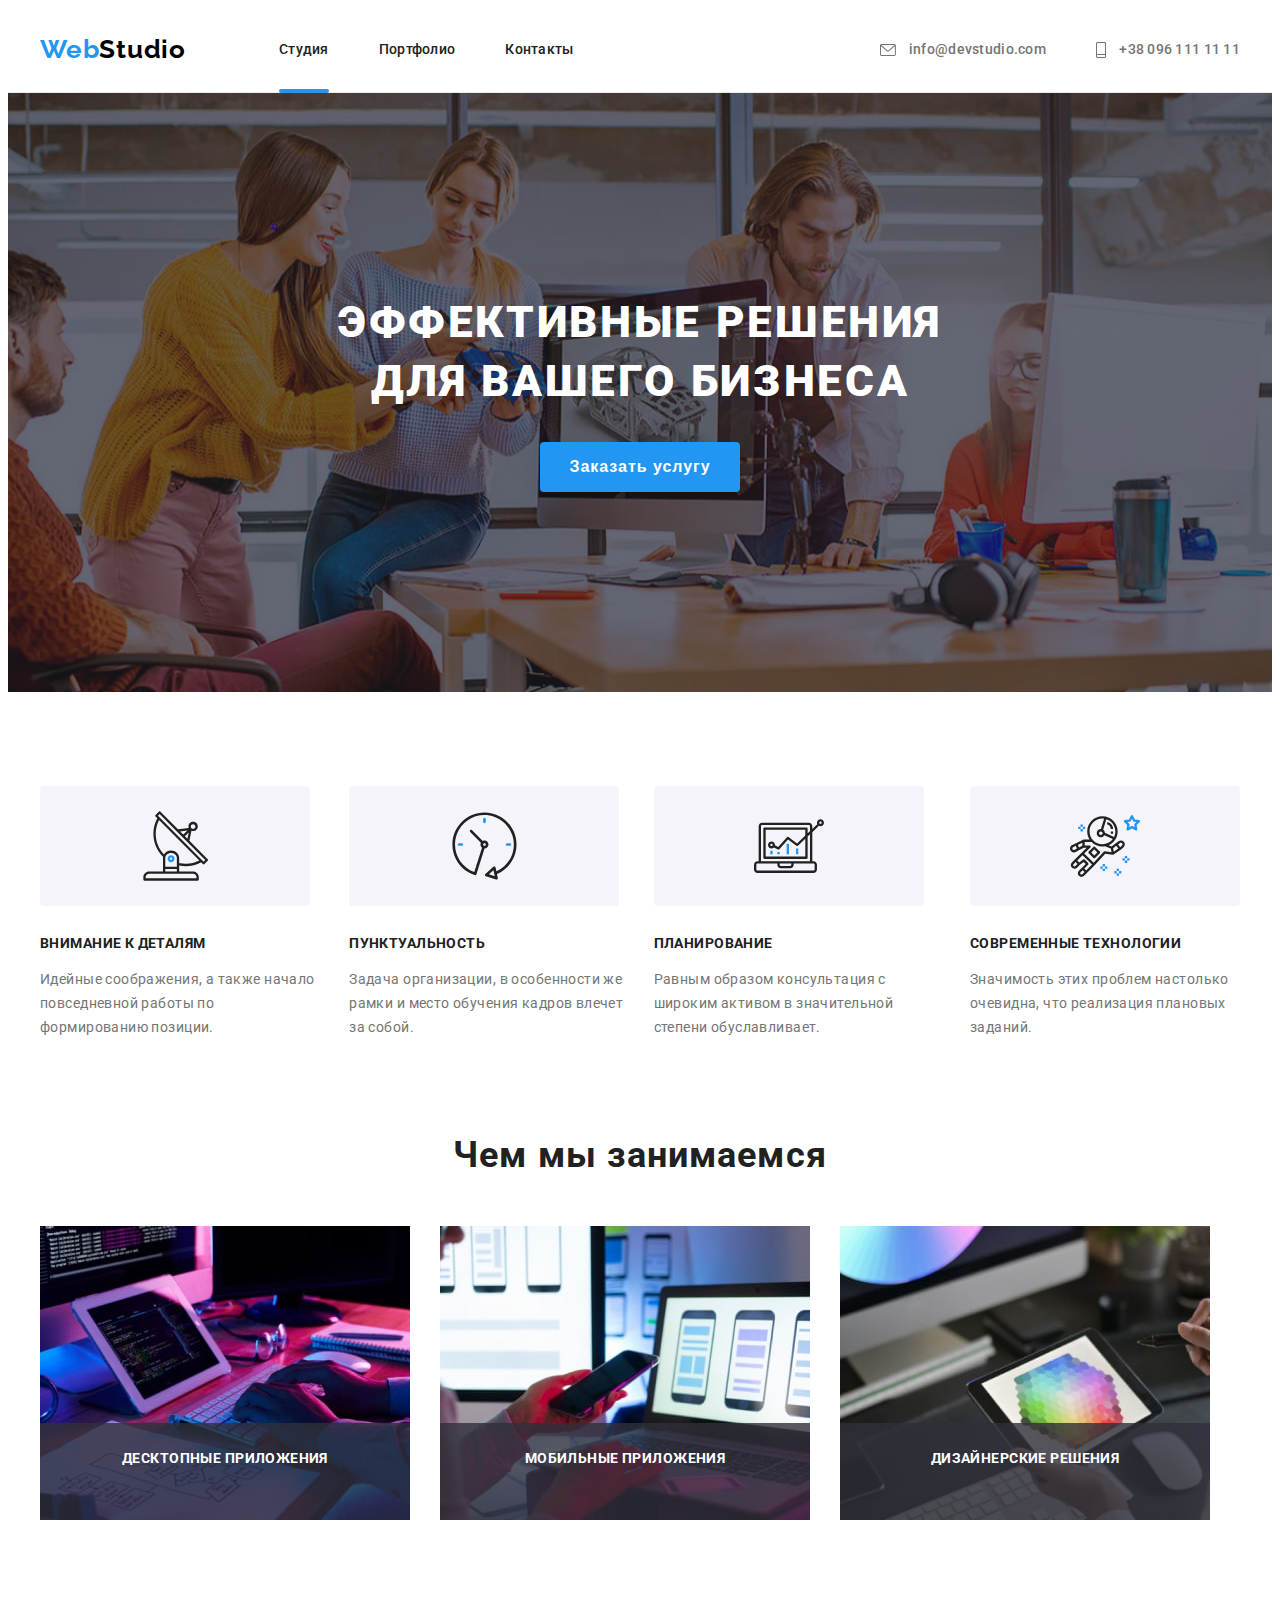
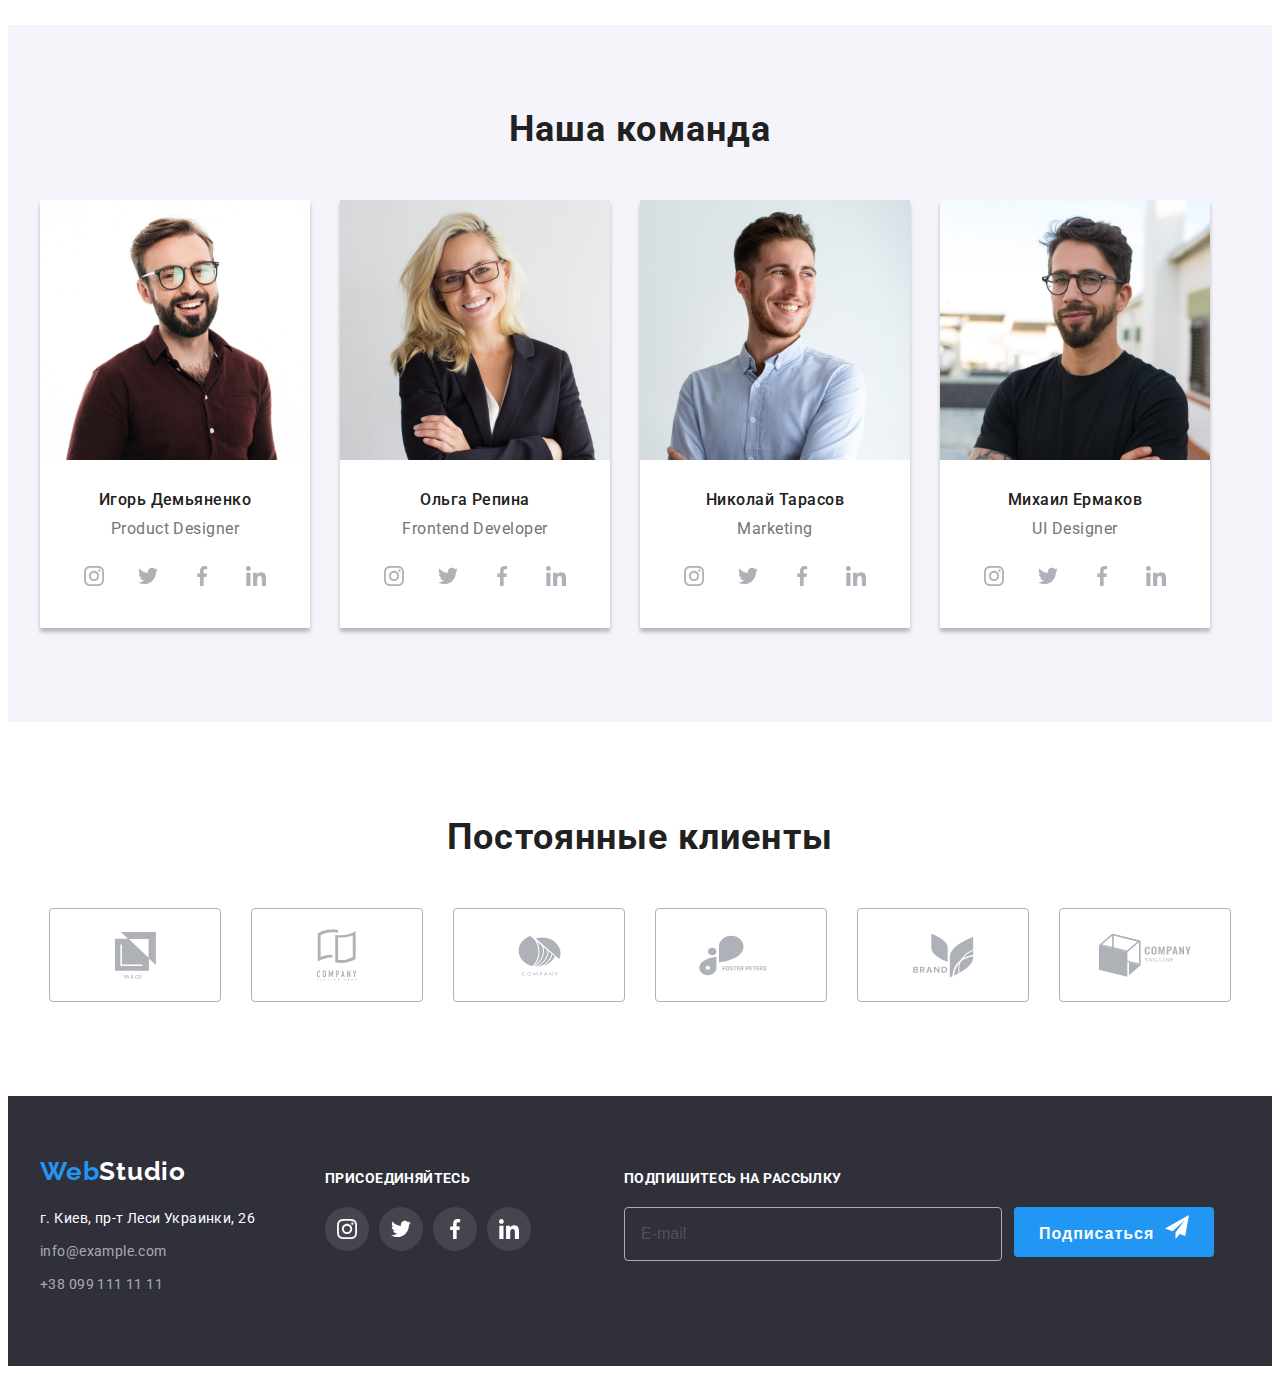
<file: index.html>
<!DOCTYPE html>
<html lang="ru">

<head>
    <meta charset="UTF-8">
    <meta http-equiv="X-UA-Compatible" content="IE=edge">
    <meta name="viewport" content="width=device-width, initial-scale=1.0">
    <title>Document</title>
    <link rel="stylesheet" href="https://cdnjs.cloudflare.com/ajax/libs/modern-normalize/1.1.0/modern-normalize.min.css"
        integrity="sha512-wpPYUAdjBVSE4KJnH1VR1HeZfpl1ub8YT/NKx4PuQ5NmX2tKuGu6U/JRp5y+Y8XG2tV+wKQpNHVUX03MfMFn9Q=="
        crossorigin="anonymous" referrerpolicy="no-referrer" />
    <link rel="preconnect" href="https://fonts.googleapis.com">
    <link rel="preconnect" href="https://fonts.gstatic.com" crossorigin>
    <link
        href="https://fonts.googleapis.com/css2?family=Raleway:wght@700&family=Roboto:wght@400;500;700;900&display=swap"
        rel="stylesheet">
    <link rel="stylesheet" href="https://cdnjs.cloudflare.com/ajax/libs/animate.css/4.1.1/animate.min.css" />
    <link rel="stylesheet" href="./css/styles.css" />
</head>

<body>
    <!-- Шапка сайта -->
    <header class="header">
        <div class="container">
            <nav class="header-navigation">
                <a href="./index.html" class="header-logo link animate__animated animate__fadeInLeft">Web<span
                        class="header-logo-part">Studio</span></a>
                <ul class="header-list list">
                    <li class="header-item">
                        <a class="header-link link current" href="./index.html">Студия</a>
                    </li>
                    <li class="header-item">
                        <a class="header-link link" href="./portfolio.html">Портфолио</a>
                    </li>
                    <li class="header-item">
                        <a class="header-link link" href="">Контакты</a>
                    </li>
                </ul>
            </nav>
            <div class="header-right link">
                <a class="header-mail link" href="mailto:info@devstudio.com">
                    <svg class="header-icon" width="16" height="12">
                        <use href="./images/icons.svg#icon-envelope"></use>
                    </svg>
                    info@devstudio.com</a>
                <a class="header-tel link" href="tel:+380961111111">
                    <svg class="header-icon" width="10" height="16">
                        <use href="./images/icons.svg#icon-tel"></use>
                    </svg>
                    +38 096 111 11 11</a>
            </div>
        </div>
    </header>
    <!-- Герой -->
    <main>
        <section class="hero">
            <div class="container">
                <h1 class="hero-title">Эффективные решения <br> для вашего бизнеса</h1>
                <button type="button" class="hero-button" data-modal-open>Заказать услугу</button>
            </div>
        </section>
        <!-- Особенности -->
        <section class="peculiarities">
            <div class="container">
                <h2 class="peculiarities-main-title visually-hidden">Наши особенности</h2>
                <ul class="peculiarities-list list">
                    <li class="peculiarities-item">
                        <div class="peculiarities-fone-img">
                            <svg class="peculiarities-icon" width="65" height="70">
                                <use href="./images/icons.svg#icon-antena"></use>
                            </svg>
                        </div>
                        <h3 class="peculiarities-secondary-title">Внимание к деталям</h3>
                        <p class="peculiarities-text">Идейные соображения, а также начало повседневной работы по
                            формированию позиции.</p>
                    </li>
                    <li class="peculiarities-item">
                        <div class="peculiarities-fone-img">
                            <svg class="peculiarities-icon" width="67" height="70">
                                <use href="./images/icons.svg#icon-clock"></use>
                            </svg>
                        </div>
                        <h3 class="peculiarities-secondary-title">Пунктуальность</h3>
                        <p class="peculiarities-text">Задача организации, в особенности же рамки и место обучения кадров
                            влечет за собой.</p>
                    </li>
                    <li class="peculiarities-item">
                        <div class="peculiarities-fone-img">
                            <svg class="peculiarities-icon" width="70" height="70">
                                <use href="./images/icons.svg#icon-diagram"></use>
                            </svg>
                        </div>
                        <h3 class="peculiarities-secondary-title">Планирование</h3>
                        <p class="peculiarities-text">Равным образом консультация с широким активом в значительной
                            степени обуславливает.</p>
                    </li>
                    <li class="peculiarities-item">
                        <div class="peculiarities-fone-img">
                            <svg class="peculiarities-icon" width="70" height="70">
                                <use href="./images/icons.svg#icon-astronaut"></use>
                            </svg>
                        </div>
                        <h3 class="peculiarities-secondary-title">Современные технологии</h3>
                        <p class="peculiarities-text">Значимость этих проблем настолько очевидна, что реализация
                            плановых заданий.</p>
                    </li>
                </ul>
            </div>
        </section>
        <!-- Наше направление -->
        <section class="activities">
            <div class="container">
                <h2 class="activities-title">Чем мы занимаемся</h2>
                <ul class="activities-list list">
                    <li class="activities-item">
                        <div class="activities-information">
                            <a href="" class="activities-link"><img src="./images/box/box-1.jpg"
                                    alt="Человек набирает код" width="370" height="294"></a>
                            <p class="activities-link-text">Десктопные приложения</p>
                        </div>
                    </li>
                    <li class="activities-item">
                        <div class="activities-information">
                            <a href="" class="activities-link"><img src="./images/box/box-2.jpg"
                                    alt="Человек тестирует телефон" width="370" height="294"></a>
                            <p class="activities-link-text">Мобильные приложения</p>
                        </div>
                    </li>
                    <li class="activities-item">
                        <div class="activities-information">
                            <a href="" class="activities-link"><img src="./images/box/box-3.jpg"
                                    alt="Человек проверяет диаграмму на планшете" width="370" height="294"></a>
                            <p class="activities-link-text">Дизайнерские решения</p>
                        </div>
                    </li>
                </ul>
            </div>
        </section>
        <!-- Команда -->
        <section class="team">
            <div class="container">
                <h2 class="team-main-title">Наша команда</h2>
                <ul class="team-list list">
                    <li class="team-item">
                        <img src="./images/team/igor.jpg" alt="Мужчина в очках" class="team-foto" width="270"
                            height="260">
                        <div class="team-one-text">
                            <h3 class="team-secondary-title">Игорь Демьяненко</h3>
                            <p lang="en" class="team-text">Product Designer</p>
                            <ul class="team-socials list socials-list">
                                <li class="socials-item link">
                                    <a href="" class="socials-link" rel="noopener noreferrer nofollow" target="_blank">
                                        <svg class="socials-icon" width="20" height="20">
                                            <use href="./images/icons.svg#icon-instagram"></use>
                                        </svg>
                                    </a>
                                </li>
                                <li class="socials-item link">
                                    <a href="" class="socials-link" rel="noopener noreferrer nofollow" target="_blank">
                                        <svg class="socials-icon" width="20" height="20">
                                            <use href="./images/icons.svg#icon-twitter"></use>
                                        </svg>
                                    </a>
                                </li>
                                <li class="socials-item link">
                                    <a href="" class="socials-link" rel="noopener noreferrer nofollow" target="_blank">
                                        <svg class="socials-icon" width="20" height="20">
                                            <use href="./images/icons.svg#icon-facebook"></use>
                                        </svg>
                                    </a>
                                </li>
                                <li class="socials-item link ">
                                    <a href="" class="socials-link" rel="noopener noreferrer nofollow" target="_blank">
                                        <svg class="socials-icon" width="20" height="20">
                                            <use href="./images/icons.svg#icon-linkedin"></use>
                                        </svg>
                                    </a>
                                </li>
                            </ul>
                        </div>
                    </li>
                    <li class="team-item">
                        <img src="./images/team/olga.jpg" alt="Девушка в очках" class="team-foto" width="270"
                            height="260">
                        <div class="team-one-text">
                            <h3 class="team-secondary-title">Ольга Репина</h3>
                            <p lang="en" class="team-text">Frontend Developer</p>
                            <ul class="team-socials list socials-list">
                                <li class="socials-item link">
                                    <a href="" class="socials-link">
                                        <svg class="socials-icon" width="20" height="20">
                                            <use href="./images/icons.svg#icon-instagram"></use>
                                        </svg>
                                    </a>
                                </li>
                                <li class="socials-item link">
                                    <a href="" class="socials-link" rel="noopener noreferrer nofollow" target="_blank">
                                        <svg class="socials-icon" width="20" height="20">
                                            <use href="./images/icons.svg#icon-twitter"></use>
                                        </svg>
                                    </a>
                                </li>
                                <li class="socials-item link">
                                    <a href="" class="socials-link" rel="noopener noreferrer nofollow" target="_blank">
                                        <svg class="socials-icon" width="20" height="20">
                                            <use href="./images/icons.svg#icon-facebook"></use>
                                        </svg>
                                    </a>
                                </li>
                                <li class="socials-item link">
                                    <a href="" class="socials-link" rel="noopener noreferrer nofollow" target="_blank">
                                        <svg class="socials-icon" width="20" height="20">
                                            <use href="./images/icons.svg#icon-linkedin"></use>
                                        </svg>
                                    </a>
                                </li>
                            </ul>
                        </div>
                    </li>
                    <li class="team-item">
                        <img src="./images/team/nikolay.jpg" alt="Мужчина в рубашке" class="team-foto" width="270"
                            height="260">
                        <div class="team-one-text">
                            <h3 class="team-secondary-title">Николай Тарасов</h3>
                            <p lang="en" class="team-text">Marketing</p>
                            <ul class="team-socials list socials-list">
                                <li class="socials-item link">
                                    <a href="" class="socials-link" rel="noopener noreferrer nofollow" target="_blank">
                                        <svg class="socials-icon" width="20" height="20">
                                            <use href="./images/icons.svg#icon-instagram"></use>
                                        </svg>
                                    </a>
                                </li>
                                <li class="socials-item link">
                                    <a href="" class="socials-link" rel="noopener noreferrer nofollow" target="_blank">
                                        <svg class="socials-icon" width="20" height="20">
                                            <use href="./images/icons.svg#icon-twitter"></use>
                                        </svg>
                                    </a>
                                </li>
                                <li class="socials-item link">
                                    <a href="" class="socials-link" rel="noopener noreferrer nofollow" target="_blank">
                                        <svg class="socials-icon" width="20" height="20">
                                            <use href="./images/icons.svg#icon-facebook"></use>
                                        </svg>
                                    </a>
                                </li>
                                <li class="socials-item link">
                                    <a href="" class="socials-link" rel="noopener noreferrer nofollow" target="_blank">
                                        <svg class="socials-icon" width="20" height="20">
                                            <use href="./images/icons.svg#icon-linkedin"></use>
                                        </svg>
                                    </a>
                                </li>
                            </ul>
                        </div>
                    </li>
                    <li class="team-item">
                        <img src="./images/team/michael.jpg" alt="Мужчина в футболке" class="team-foto" width="270"
                            height="260">
                        <div class="team-one-text">
                            <h3 class="team-secondary-title">Михаил Ермаков</h3>
                            <p lang="en" class="team-text">UI Designer</p>
                            <ul class="team-socials list socials-list">
                                <li class="socials-item link">
                                    <a href="" class="socials-link" rel="noopener noreferrer nofollow" target="_blank">
                                        <svg class="socials-icon" width="20" height="20">
                                            <use href="./images/icons.svg#icon-instagram"></use>
                                        </svg>
                                    </a>
                                </li>
                                <li class="socials-item link">
                                    <a href="" class="socials-link" rel="noopener noreferrer nofollow" target="_blank">
                                        <svg class="socials-icon" width="20" height="20">
                                            <use href="./images/icons.svg#icon-twitter"></use>
                                        </svg>
                                    </a>
                                </li>
                                <li class="socials-item link">
                                    <a href="" class="socials-link" rel="noopener noreferrer nofollow" target="_blank">
                                        <svg class="socials-icon" width="20" height="20">
                                            <use href="./images/icons.svg#icon-facebook"></use>
                                        </svg>
                                    </a>
                                </li>
                                <li class="socials-item link">
                                    <a href="" class="socials-link" rel="noopener noreferrer nofollow" target="_blank">
                                        <svg class="socials-icon" width="20" height="20">
                                            <use href="./images/icons.svg#icon-linkedin"></use>
                                        </svg>
                                    </a>
                                </li>
                            </ul>
                        </div>
                    </li>
                </ul>
            </div>
        </section>
        <!-- Наши клиенты -->
        <section class="client">
            <div class="container">
                <h2 class="client-main-title">Постоянные клиенты</h2>
                <ul class="client-list list">
                    <li class="client-item link">
                        <a href="" class="client-link">
                            <svg class="client-logo" width="41" height="47">
                                <use href="./images/icons.svg#icon-ya"></use>
                            </svg>
                        </a>
                    </li>
                    <li class="client-item link">
                        <a href="" class="client-link">
                            <svg class="client-logo" width="40" height="52">
                                <use href="./images/icons.svg#icon-company-tagline"></use>
                            </svg>
                        </a>
                    </li>
                    <li class="client-item link">
                        <a href="" class="client-link">
                            <svg class="client-logo" width="43" height="41">
                                <use href="./images/icons.svg#icon-company"></use>
                            </svg>
                        </a>
                    </li>
                    <li class="client-item link">
                        <a href="" class="client-link">
                            <svg class="client-logo" width="84" height="41">
                                <use href="./images/icons.svg#icon-foster-peters"></use>
                            </svg>
                        </a>
                    </li>
                    <li class="client-item link">
                        <a href="" class="client-link">
                            <svg class="client-logo" width="63" height="45">
                                <use href="./images/icons.svg#icon-brand"></use>
                            </svg>
                        </a>
                    </li>
                    <li class="client-item link">
                        <a href="" class="client-link">
                            <svg class="client-logo" width="94" height="44">
                                <use href="./images/icons.svg#icon-company-tag"></use>
                            </svg>
                        </a>
                    </li>
                </ul>
            </div>
        </section>
    </main>
    <!-- Контакты -->
    <footer class="footer">
        <div class="container">
            <div class="footer-information">
                <div class="footer-address">
                    <a href="./index.html" class="footer-logo link">Web<span class="footer-logo-part">Studio</span></a>
                    <address class="contact-address">
                        <ul class="contact-address-list list">
                            <li class="contact-address-item">
                                <a href="" class="contact-address-map link">г. Киев, пр-т Леси Украинки, 26</a>
                            </li>
                            <li class="contact-address-item">
                                <a href="mailto:info@example.com" class="contact-address-mail link">info@example.com</a>
                            </li>
                            <li class="contact-address-item">
                                <a href="tel:+380991111111" class="contact-address-tel link">+38 099 111 11 11</a>
                            </li>
                        </ul>
                    </address>
                </div>
                <div class="footer-title-icon">
                    <b class="footer-title">присоединяйтесь</b>
                    <ul class="footer-socials list footer-socials-list">
                        <li class="footer-socials-item link">
                            <a href="" class="footer-socials-link" rel="noopener noreferrer nofollow" target="_blank">
                                <svg class="footer-socials-icon" width="20" height="20">
                                    <use href="./images/icons.svg#icon-instagram"></use>
                                </svg>
                            </a>
                        </li>
                        <li class="footer-socials-item link">
                            <a href="" class="footer-socials-link" rel="noopener noreferrer nofollow" target="_blank">
                                <svg class="footer-socials-icon" width="20" height="20">
                                    <use href="./images/icons.svg#icon-twitter"></use>
                                </svg>
                            </a>
                        </li>
                        <li class="footer-socials-item link">
                            <a href="" class="footer-socials-link" rel="noopener noreferrer nofollow" target="_blank">
                                <svg class="footer-socials-icon" width="20" height="20">
                                    <use href="./images/icons.svg#icon-facebook"></use>
                                </svg>
                            </a>
                        </li>
                        <li class="footer-socials-item link">
                            <a href="" class="footer-socials-link" rel="noopener noreferrer nofollow" target="_blank">
                                <svg class="footer-socials-icon" width="20" height="20">
                                    <use href="./images/icons.svg#icon-linkedin"></use>
                                </svg>
                            </a>
                        </li>
                    </ul>
                </div>
                <div class="footer-title-subscription-block">
                    <b class="footer-title-subscription">Подпишитесь на рассылку </b>
                    <form action="#" class="subscription-form">
                        <input type="email" name="online-email" placeholder="E-mail" class="online-input">
                        <button type="submit" class="btn subscription-btn">Подписаться&nbsp;
                            <svg class="footer-subscription-icon" width="24" height="24">
                                <use href="./images/icons.svg#icon-icon-send-color"></use>
                            </svg>
                        </button>
                    </form>
                </div>
            </div>
        </div>
    </footer>
    <div class="backdrop is-hidden" data-modal>
        <div class="modal">
            <button type="button" class="close-btn" data-modal-close>
                <svg class="" width="11" height="11">
                    <use href="./images/icons.svg#icon-cross"></use>
                </svg>
            </button>
            <form action="#" class="modal-form">
                <p class="modal-title">Оставьте свои данные, мы вам перезвоним</p>
                <label class="modal-form-label">
                    Имя
                    <span class="modal-form-field">
                        <input type="text" class="modal-form-input" name="modal-name" minlength="2" required>
                        <svg class="modal-form-icon" width="18" height="18">
                            <use href="./images/icons.svg#icon-person-black"></use>
                        </svg>
                    </span>
                </label>
                <label class="modal-form-label">
                    Телефон
                    <span class="modal-form-field">
                        <input type="tel" class="modal-form-input" name="modal-tel"
                            pattern="[0-9]{3}-[0-9]{3}-[0-9]{2}-[0-9]{2}" title="067-000-00-00" required>
                        <svg class="modal-form-icon" width="18" height="18">
                            <use href="./images/icons.svg#icon-phone-black"></use>
                        </svg>
                    </span>
                </label>
                <label class="modal-form-label">
                    Почта
                    <span class="modal-form-field">
                        <input type="email" class="modal-form-input" name="modal-email">
                        <svg class="modal-form-icon" width="18" height="18">
                            <use href="./images/icons.svg#icon-email-black"></use>
                        </svg>
                    </span>
                </label>
                <label class="modal-form-label">
                    Комментарий
                    <textarea name="modal-message" class="modal-form-message" placeholder="Введите текст"></textarea>
                </label>
                <input type="checkbox" class="modal-form-checkbox visually-hidden" id="accept-policy">
                <label for="accept-policy" class="modal-form-checkbox-label">Соглашаюсь с рассылкой и принимаю&nbsp;<a
                        href="" class="modal-form-label-link">Условия договора</a> </label>
                <button type="submit" class="modal-form-btn">Отправить</button>
            </form>
        </div>
    </div>
    <script src="./js/modal.js"></script>
</body>
</html>
</file>
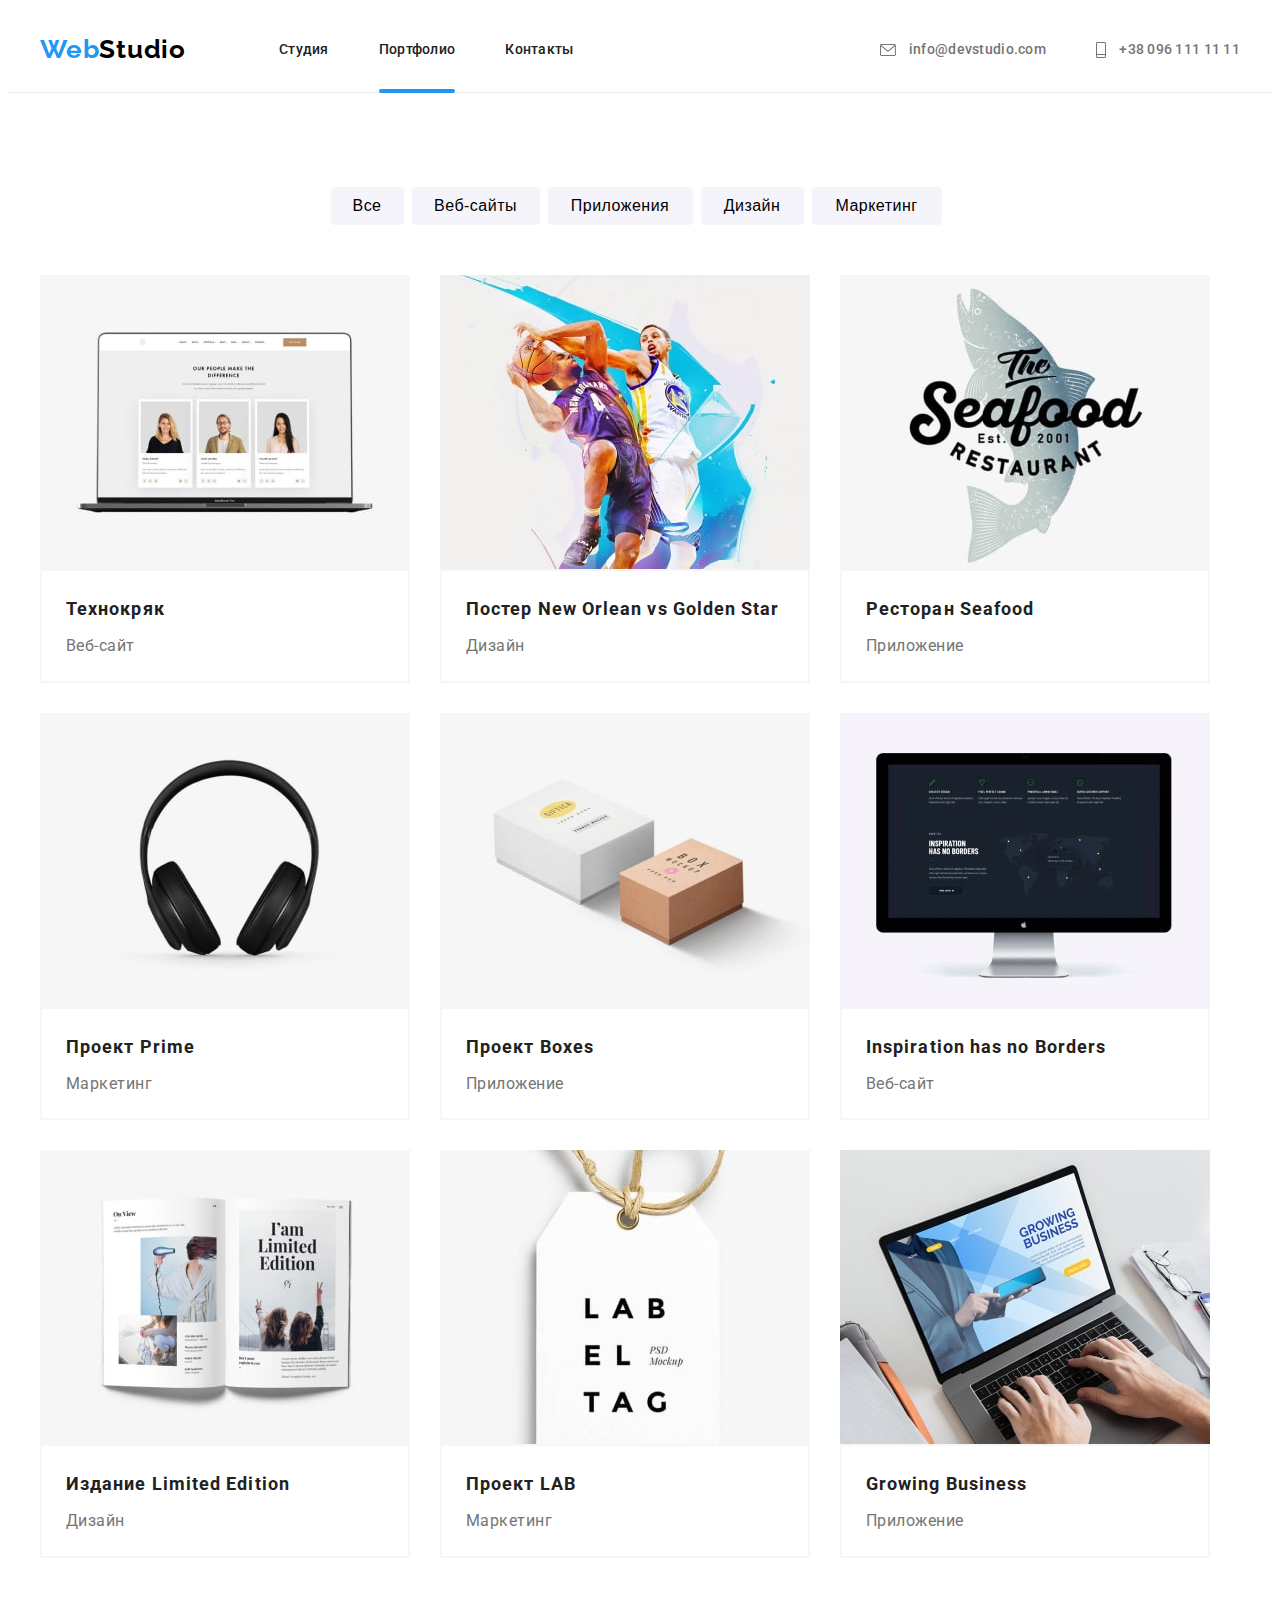
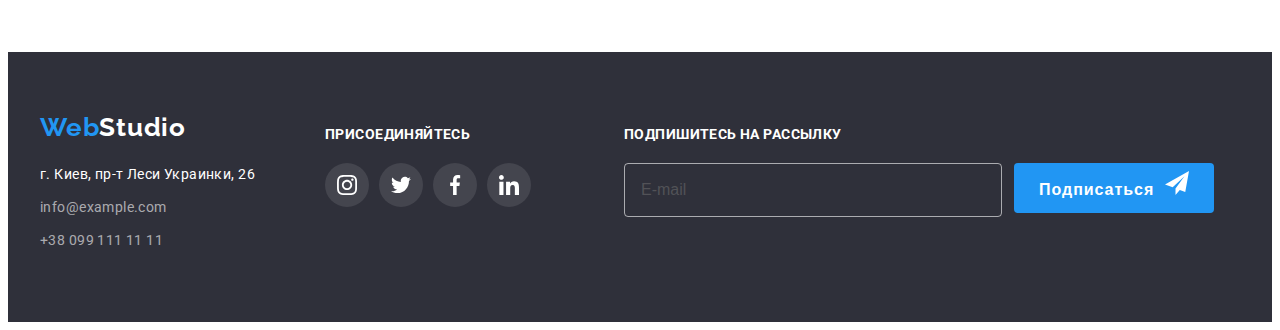
<file: portfolio.html>
<!DOCTYPE html>
<html lang="ru">

<head>
    <meta charset="UTF-8">
    <meta http-equiv="X-UA-Compatible" content="IE=edge">
    <meta name="viewport" content="width=device-width, initial-scale=1.0">
    <title>Document</title>
    <link rel="stylesheet" href="https://cdnjs.cloudflare.com/ajax/libs/modern-normalize/1.1.0/modern-normalize.min.css"
        integrity="sha512-wpPYUAdjBVSE4KJnH1VR1HeZfpl1ub8YT/NKx4PuQ5NmX2tKuGu6U/JRp5y+Y8XG2tV+wKQpNHVUX03MfMFn9Q=="
        crossorigin="anonymous" referrerpolicy="no-referrer" />
    <link rel="preconnect" href="https://fonts.googleapis.com">
    <link rel="preconnect" href="https://fonts.gstatic.com" crossorigin>
    <link
        href="https://fonts.googleapis.com/css2?family=Raleway:wght@700&family=Roboto:wght@400;500;700;900&display=swap"
        rel="stylesheet">
    <link rel="stylesheet" href="https://cdnjs.cloudflare.com/ajax/libs/animate.css/4.1.1/animate.min.css" />
    <link rel="stylesheet" href="./css/styles.css" />
</head>

<body>
    <!-- Шапка сайта -->
    <header class="header">
        <div class="container">
            <nav class="header-navigation">
                <a href="./index.html" class="header-logo link animate__animated animate__fadeInLeft">Web<span
                        class="header-logo-part">Studio</span></a>
                <ul class="header-list list">
                    <li class="header-item">
                        <a class="header-link link" href="./index.html">Студия</a>
                    </li>
                    <li class="header-item current">
                        <a class="header-link link" href="./portfolio.html">Портфолио</a>
                    </li>
                    <li class="header-item">
                        <a class="header-link link" href="">Контакты</a>
                    </li>
                </ul>
            </nav>
            <div class="header-right link">
                <a class="header-mail link" href="mailto:info@devstudio.com">
                    <svg class="header-icon" width="16" height="12">
                        <use href="./images/icons.svg#icon-envelope"></use>
                    </svg>
                    info@devstudio.com</a>
                <a class="header-tel link" href="tel:+380961111111">
                    <svg class="header-icon" width="10" height="16">
                        <use href="./images/icons.svg#icon-tel"></use>
                    </svg>
                    +38 096 111 11 11</a>
            </div>
        </div>
    </header>
    <!-- Кнопки фильтров -->
    <main>
        <section class="projects">
            <div class="container">
                <h1 class="button-projects-title visually-hidden">Наши проекты</h1>
                <ul class="button-projects-list list">
                    <li><button type="button" class="button-projects-btn button-all">Все</button></li>
                    <li><button type="button" class="button-projects-btn button-web">Веб-сайты</button></li>
                    <li><button type="button" class="button-projects-btn button-app">Приложения</button></li>
                    <li><button type="button" class="button-projects-btn button-dis">Дизайн</button></li>
                    <li><button type="button" class="button-projects-btn button-mark">Маркетинг</button></li>
                </ul>
                <ul class="projects-list list">
                    <li class="projects-item">
                        <a href="#" class="projects-link link">
                        <div class="card-overlay">
                           <img src="./images/portfolio/computer.jpg" alt="Фото людей на экране" class="projects-foto" width="370"
                                    height="294">
                                <p class="overlay">Технокряк это современная площадка распространения коронавируса.
                                    Компании используют эту платформу для цифрового
                                    шпионажа и атак на защищённые сервера конкурентов.</p>
                        </div>
                        <div class="projects-card">
                            <h2 class="projects-title">Технокряк</h2>
                            <p class="projects-text">Веб-сайт</p>
                        </div>
                        </a>
                    </li>
                    <li class="projects-item">
                        <a href="#" class="projects-link link">
                        <div class="card-overlay">
                                <img src="./images/portfolio/orlean.jpg" alt="Спортсмены играют в баскетбол" class="projects-foto"
                                    width="370" height="294">
                                <p class="overlay">Технокряк это современная площадка распространения коронавируса.
                                    Компании используют эту платформу
                                    для цифрового
                                    шпионажа и атак на защищённые сервера конкурентов.</p>
                        </div>
                        <div class="projects-card">
                            <h2 class="projects-title">Постер <span lang="en">New Orlean vs Golden Star</span></h2>
                            <p class="projects-text">Дизайн</p>
                        </div>
                        </a>
                    </li>
                    <li class="projects-item">
                        <a href="#" class="projects-link link">
                        <div class="card-overlay">
                                <img src="./images/portfolio/seafood.jpg"
                                    alt="Постер с названием" class="projects-foto" width="370" height="294">
                                <p class="overlay">Технокряк это современная площадка распространения коронавируса.
                                    Компании используют эту платформу
                                    для цифрового
                                    шпионажа и атак на защищённые сервера конкурентов.</p>
                        </div>
                        <div class="projects-card">
                            <h2 class="projects-title">Ресторан <span lang="en">Seafood</span></h2>
                            <p class="projects-text">Приложение</p>
                        </div>
                        </a>
                    </li>
                    <li class="projects-item">
                        <a href="#" class="projects-link link">
                        <div class="card-overlay">
                                <img src="./images/portfolio/prime.jpg" alt="Наушники"
                                    class="projects-foto" width="370" height="294">
                                <p class="overlay">Технокряк это современная площадка распространения коронавируса.
                                    Компании используют эту платформу
                                    для цифрового
                                    шпионажа и атак на защищённые сервера конкурентов.</p>
                        </div>
                        <div class="projects-card">
                            <h2 class="projects-title">Проект <span lang="en">Prime</span></h2>
                            <p class="projects-text">Маркетинг</p>
                        </div>
                        </a>
                    </li>
                    <li class="projects-item">
                        <a href="#" class="projects-link link">
                        <div class="card-overlay">
                                <img src="./images/portfolio/box.jpg"
                                    alt="Картонные коробки" class="projects-foto" width="370" height="294">
                                <p class="overlay">Технокряк это современная площадка распространения коронавируса.
                                    Компании используют эту платформу
                                    для цифрового
                                    шпионажа и атак на защищённые сервера конкурентов.</p>
                        </div>
                        <div class="projects-card">
                            <h2 class="projects-title">Проект <span lang="en">Boxes</span></h2>
                            <p class="projects-text">Приложение</p>
                         </div>
                        </a>
                    </li>
                    <li class="projects-item">
                        <a href="" class="projects-link link">
                        <div class="card-overlay">
                                <img src="./images/portfolio/borders.jpg" alt=""
                                    width="370" class="projects-foto" height="294">
                                <p class="overlay">Технокряк это современная площадка распространения коронавируса.
                                    Компании используют эту платформу
                                    для цифрового
                                    шпионажа и атак на защищённые сервера конкурентов.</p>
                        </div>
                        <div class="projects-card">
                            <h2 lang="en" class="projects-title">Inspiration has no Borders</h2>
                            <p class="projects-text">Веб-сайт</p>
                        </div>
                        </a>
                    </li>
                    <li class="projects-item">
                        <a href="#" class="projects-link link">
                        <div class="card-overlay">
                                <img src="./images/portfolio/dis.jpg"
                                    alt="Женнский журнал" class="projects-foto" width="370" height="294">
                                <p class="overlay">Технокряк это современная площадка распространения коронавируса.
                                    Компании используют эту платформу
                                    для цифрового
                                    шпионажа и атак на защищённые сервера конкурентов.</p>
                        </div>
                        <div class="projects-card">
                            <h2 class="projects-title">Издание <span lang="en">Limited Edition</span></h2>
                            <p class="projects-text">Дизайн</p>
                        </div>
                        </a>
                    </li>
                    <li class="projects-item">
                        <a href="#" class="projects-link link">
                        <div class="card-overlay">
                                <img src="./images/portfolio/lab.jpg"
                                    alt="Бирка на веревке" class="projects-foto" width="370" height="294">
                                <p class="overlay">Технокряк это современная площадка распространения коронавируса.
                                    Компании используют эту платформу
                                    для цифрового
                                    шпионажа и атак на защищённые сервера конкурентов.</p>
                        </div>
                        <div class="projects-card">
                            <h2 class="projects-title">Проект <span lang="en">LAB</span></h2>
                            <p class="projects-text">Маркетинг</p>
                        </div>
                        </a>
                    </li>
                    <li class="projects-item">
                        <a href="#" class="projects-link link">
                        <div class="card-overlay">
                               <img src="./images/portfolio/growing.jpg"
                                    alt="Человек печатает на ноутбуке" class="projects-foto" width="370" height="294">
                                <p class="overlay">Технокряк это современная площадка распространения коронавируса.
                                    Компании используют эту платформу
                                    для цифрового
                                    шпионажа и атак на защищённые сервера конкурентов.</p>
                        </div>
                        <div class="projects-card">
                            <h2 lang="en" class="projects-title">Growing Business</h2>
                            <p class="projects-text">Приложение</p>
                        </div>
                        </a>
                    </li>
                </ul>
            </div>
        </section>
    </main>
    <!-- Контакты -->
        <footer class="footer">
            <div class="container">
                <div class="footer-information">
                    <div class="footer-address">
                        <a href="./index.html" class="footer-logo link">Web<span class="footer-logo-part">Studio</span></a>
                        <address class="contact-address">
                            <ul class="contact-address-list list">
                                <li class="contact-address-item">
                                    <a href="" class="contact-address-map link">г. Киев, пр-т Леси Украинки, 26</a>
                                </li>
                                <li class="contact-address-item">
                                    <a href="mailto:info@example.com" class="contact-address-mail link">info@example.com</a>
                                </li>
                                <li class="contact-address-item">
                                    <a href="tel:+380991111111" class="contact-address-tel link">+38 099 111 11 11</a>
                                </li>
                            </ul>
                        </address>
                    </div>
                    <div class="footer-title-icon">
                        <b class="footer-title">присоединяйтесь</b>
                        <ul class="footer-socials list footer-socials-list">
                            <li class="footer-socials-item link">
                                <a href="" class="footer-socials-link" rel="noopener noreferrer nofollow" target="_blank">
                                    <svg class="footer-socials-icon" width="20" height="20">
                                        <use href="./images/icons.svg#icon-instagram"></use>
                                    </svg>
                                </a>
                            </li>
                            <li class="footer-socials-item link">
                                <a href="" class="footer-socials-link" rel="noopener noreferrer nofollow" target="_blank">
                                    <svg class="footer-socials-icon" width="20" height="20">
                                        <use href="./images/icons.svg#icon-twitter"></use>
                                    </svg>
                                </a>
                            </li>
                            <li class="footer-socials-item link">
                                <a href="" class="footer-socials-link" rel="noopener noreferrer nofollow" target="_blank">
                                    <svg class="footer-socials-icon" width="20" height="20">
                                        <use href="./images/icons.svg#icon-facebook"></use>
                                    </svg>
                                </a>
                            </li>
                            <li class="footer-socials-item link">
                                <a href="" class="footer-socials-link" rel="noopener noreferrer nofollow" target="_blank">
                                    <svg class="footer-socials-icon" width="20" height="20">
                                        <use href="./images/icons.svg#icon-linkedin"></use>
                                    </svg>
                                </a>
                            </li>
                        </ul>
                    </div>
                    <div class="footer-title-subscription-block">
                        <b class="footer-title-subscription">Подпишитесь на рассылку </b>
                        <form action="#" class="subscription-form">
                            <input type="email" name="online-email" placeholder="E-mail" class="online-input">
                            <button type="submit" class="btn subscription-btn">Подписаться&nbsp;
                                <svg class="footer-subscription-icon" width="24" height="24">
                                    <use href="./images/icons.svg#icon-icon-send-color"></use>
                                </svg>
                            </button>
                        </form>
                    </div>
                </div>
            </div>
        </footer>
</body>
</html>
</file>
<file: css/styles.css>
:root {
  --main-title-color: #212121;
  --secondary-title-color: #ffffff;
  --main-text-color: #757575;
  --accent-color: #2196f3;
}
body {
  font-family: "Roboto", sans-serif;
}

p,
h1,
h2,
h3,
h4,
h5,
h6 {
  margin-top: 0;
  margin-bottom: 0;
}

ul {
  margin-top: 0;
  margin-bottom: 0;
  padding-left: 0;
}
img {
  display: block;
}
.container {
  width: 1200px;
  padding-left: 15px;
  padding-right: 15px;
  margin: 0 auto;
}

.visually-hidden {
  position: absolute;
  width: 1px;
  height: 1px;
  margin: -1px;
  padding: 0;
  overflow: hidden;
  border: 0;
  clip: rect(0 0 0 0);
}
.list {
  list-style: none;
}
.link {
  text-decoration: none;
}
/* --------------HEADER------------------- */
.header {
  /* border: 2px dashed #2196f3; */
  /* border: 2px solid #f6f6f6; */
  border-bottom: 1px solid #ececec;
}
.header .container {
  display: flex;
  align-items: center;
}

.header-navigation {
  display: flex;
  align-items: center;
}

.header-logo {
  display: block;
  font-family: Raleway;
  font-style: normal;
  font-weight: bold;
  font-size: 26px;
  line-height: 1.19;
  letter-spacing: 0.03em;
  color: #2196f3;
  margin-right: 93px;
  padding-top: 24px;
  padding-bottom: 25px;
}

.header-logo-part {
  color: #000000;
}

.header-list {
  display: flex;
}

.current {
  position: relative;
}
.current::after {
  content: "";
  width: 100%;
  height: 4px;
  border-radius: 2px;
  background-color: #2196f3;
  display: block;
  position: absolute;
  bottom: -3px;
  left: 0;
}

.header-item:not(:last-child) {
  margin-right: 50px;
}
.header-mail,
.header-tel {
  display: flex;
  fill: currentColor;
  /* vertical-align: middle; */
}
.header-icon {
  margin-right: 10px;
  vertical-align: middle;
}
.header-link {
  display: block;
  font-weight: 500;
  font-size: 14px;
  line-height: 1.14;
  letter-spacing: 0.02em;
  color: #212121;
  padding-top: 32px;
  padding-bottom: 32px;
  transition: color 250ms cubic-bezier(0.4, 0, 0.2, 1);
}
.header-link:hover,
.header-link:focus {
  color: var(--accent-color);
}
.header-right {
  margin-left: auto;
  display: flex;
}
.header-mail {
  display: block;
  font-weight: 500;
  font-size: 14px;
  line-height: 1.4;
  letter-spacing: 0.02em;
  padding-top: 32px;
  padding-bottom: 32px;
  color: #757575;
  margin-right: 50px;
  transition: color 250ms cubic-bezier(0.4, 0, 0.2, 1);
}
.header-mail:hover,
.header-mail:focus {
  color: var(--accent-color);
}

.header-tel {
  display: block;
  font-weight: 500;
  font-size: 14px;
  line-height: 1.4;
  letter-spacing: 0.02em;
  padding-top: 32px;
  padding-bottom: 32px;
  color: #757575;
  transition: color 250ms cubic-bezier(0.4, 0, 0.2, 1);
}
.header-tel:hover,
.header-tel:focus {
  color: var(--accent-color);
}
/* ----------------HERO---------------- */
.hero {
  /* border: 2px dashed #2196f3; */
  padding-top: 200px;
  padding-bottom: 200px;
  background-image: linear-gradient(
      rgba(47, 48, 58, 0.4),
      rgba(47, 48, 58, 0.4)
    ),
    url(../images/header.jpg);
  background-repeat: no-repeat;
  background-position: center;
  /* background-size: cover; */
  background-size: 1600px;
}
.hero-title {
  font-weight: 900;
  font-size: 44px;
  line-height: 1.36;
  text-align: center;
  letter-spacing: 0.06em;
  text-transform: uppercase;
  color: var(--secondary-title-color);
  padding-bottom: 30px;
}
.hero-button {
  font-weight: 700;
  font-size: 16px;
  line-height: 1.87;
  display: flex;
  justify-content: center;
  align-items: center;
  text-align: center;
  letter-spacing: 0.06em;
  color: #ffffff;
  background-color: #2196f3;
  margin: 0px auto;
  width: 200px;
  height: 50px;
  left: 700px;
  top: 430px;
  box-shadow: 0px 4px 4px rgba(0, 0, 0, 0.15);
  border-radius: 4px;
  padding: 0;
  border: none;
  cursor: pointer;
  /* position: relative;
  left: 50%;
  transform: translate(-50%, 0); */
}

/* --------------PECULIARITIES---------------- */
.peculiarities {
  padding-top: 94px;
  padding-bottom: 94px;
}
.peculiarities-item:not(:last-child) {
  margin-right: 30px;
}

.peculiarities-list {
  display: flex;
}
.peculiarities-fone-img {
  width: 270px;
  height: 120px;
  display: flex;
  align-items: center;
  justify-content: center;
  border-radius: 4px;
  background-color: #f5f4fa;
  margin-bottom: 30px;
}
.peculiarities-secondary-title {
  font-weight: 700;
  font-size: 14px;
  line-height: 1.14;
  letter-spacing: 0.03em;
  text-transform: uppercase;
  color: var(--main-title-color);
  margin-bottom: 16px;
}
.peculiarities-text {
  font-size: 14px;
  line-height: 1.71;
  letter-spacing: 0.03em;
  color: var(--main-text-color);
}
/* ----------------TEAM------------------- */
.team {
  padding-bottom: 94px;
  border-color: #f5f4fa;
  /* border: 2px dashed #2196f3; */
  padding-top: 83px;
  padding-bottom: 94px;
}
.activities-title,
.team-main-title,
.client-main-title {
  font-weight: 700;
  font-size: 36px;
  line-height: 1.17;
  text-align: center;
  letter-spacing: 0.03em;
  color: var(--main-title-color);
}
.activities {
  padding-bottom: 105px;
}
.activities-information {
  position: relative;
}
.activities-link-text {
  position: absolute;
  width: 100%;
  height: 70px;
  background-color: rgba(47, 48, 58, 0.8);
  color: var(--secondary-title-color);
  font-weight: 700;
  font-size: 14px;
  line-height: calc(16 / 14);
  text-align: center;
  letter-spacing: 0.03em;
  text-transform: uppercase;
  bottom: 0;
  left: 0;
  padding-top: 27px;
}

.activities-item:not(:last-child) {
  margin-right: 30px;
}
.activities-title {
  margin-bottom: 50px;
}
.activities-list {
  display: flex;
}
.team-main-title {
  margin-bottom: 50px;
}

.team {
  background-color: #f5f4fa;
}
.team-one-text {
  width: 270px;
  padding-top: 30px;
  padding-bottom: 30px;
  background-color: #ffffff;
}
.team-list {
  display: flex;
  margin-left: -30px;
  flex-wrap: wrap;
}
.team-item {
  flex-basis: calc(100% / 4- 30px);
  margin-left: 30px;

  box-shadow: 0px 4px 4px rgba(0, 0, 0, 0.25);
}

.team-secondary-title {
  font-weight: 500;
  font-size: 16px;
  line-height: 1.19;
  text-align: center;
  letter-spacing: 0.03em;
  color: var(--main-title-color);
}

.team-secondary-title {
  padding-bottom: 10px;
}
.team-text {
  font-size: 16px;
  line-height: 1.19;
  text-align: center;
  letter-spacing: 0.03em;
  color: var(--main-text-color);
  margin-bottom: 16px;
}
.socials-list {
  display: flex;
  justify-content: center;
}
.socials-link {
  width: 100%;
  height: 100%;
  display: flex;
  align-items: center;
  justify-content: center;
  border-radius: 50%;
  background-color: #ffffff;
  transition: background-color 250ms cubic-bezier(0.4, 0, 0.2, 1),
    fill 250ms cubic-bezier(0.4, 0, 0.2, 1);
}
.socials-link:hover,
.socials-link:focus {
  background-color: var(--accent-color);
}
.socials-link:hover .socials-icon,
.socials-link:focus .socials-icon {
  fill: #ffffff;
}
.socials-item:not(:last-child) {
  margin-right: 10px;
}
.socials-item {
  width: 44px;
  height: 44px;
}
.socials-icon {
  fill: #afb1b8;
}

/* ----------------CLIENT-------------- */
.client {
  padding-top: 94px;
  padding-bottom: 94px;
}
.client-main-title {
  margin-bottom: 50px;
}
.client-list {
  display: flex;
  justify-content: center;
}
.client-item:first-child {
  margin-left: -30px;
}
.client-link {
  width: 100%;
  height: 100%;
  display: flex;
  align-items: center;
  justify-content: center;
  border: 1px solid #afb1b8;
  border-radius: 4px;
  background-color: #ffffff;
  transition: border 250ms cubic-bezier(0.4, 0, 0.2, 1),
    fill 250ms cubic-bezier(0.4, 0, 0.2, 1);
}
.client-link:hover,
.client-link:focus {
  border: 1px solid var(--accent-color);
}
.client-link:hover .client-logo,
.client-link:focus .client-logo {
  fill: var(--accent-color);
}
.team-list {
  display: flex;
  margin-left: -30px;
  flex-wrap: wrap;
  align-items: center;
}
.client-link {
  flex-basis: calc(100% / 6 - 30px);
  margin-left: 30px;
  background-color: #ffffff;
  width: 170px;
  height: 92px;
}

.client-logo {
  fill: #afb1b8;
}

/* ----------------FOOTER-------------- */
.footer-logo {
  font-family: Raleway;
  font-style: normal;
  font-weight: bold;
  font-size: 26px;
  line-height: 1.19;
  letter-spacing: 0.03em;
  color: #2196f3;
}
.footer-logo-part {
  color: #ffffff;
}
.contact-address-item {
  margin-bottom: 9px;
}
.contact-address {
  margin-top: 20px;
}
.contact-address-map {
  font-size: 14px;
  line-height: 1.71;
  letter-spacing: 0.03em;
  color: #ffffff;
  font-style: normal;
}
.contact-address-mail,
.contact-address-tel {
  font-size: 14px;
  line-height: 1.71;
  letter-spacing: 0.03em;
  color: rgba(255, 255, 255, 0.6);
  font-style: normal;
}
.footer {
  background-color: #2f303a;
  padding-top: 60px;
  padding-bottom: 60px;
  display: block;
}
.footer-information {
  display: flex;
}
.footer-socials-list {
  display: flex;
}
.footer-socials-link {
  width: 100%;
  height: 100%;
  display: flex;
  align-items: center;
  justify-content: center;
  border-radius: 50%;
  background-color: rgba(255, 255, 255, 0.1);
  transition: background-color 250ms cubic-bezier(0.4, 0, 0.2, 1);
}
.footer-socials-link:hover,
.footer-socials-link:focus {
  background-color: var(--accent-color);
}

.footer-socials-icon {
  fill: #ffffff;
}
.footer-socials-item {
  width: 44px;
  height: 44px;
}

.footer-socials-item:not(:last-child) {
  margin-right: 10px;
}
.footer-address {
  margin-right: 70px;
}

.footer-title-icon {
  margin-right: 93px;
}
.subscription-form:not(:last-child) {
  display: flex;
  justify-content: right;
  margin-right: 10px;
}
.footer-title,
.footer-title-subscription {
  display: block;
  margin-bottom: 20px;
  color: #ffffff;
  font-weight: 700;
  font-size: 14px;
  line-height: 1.14;
  letter-spacing: 0.03em;
  text-transform: uppercase;
  margin-top: 15px;
}
.footer-title-subscription {
  display: block;
}

.online-input {
  width: 358px;
  height: 50px;
  border: 1px solid rgba(255, 255, 255, 0.6);
  border-radius: 4px;
  background: transparent;
  outline: none;
  padding-left: 16px;
  color: #ffffff;
  margin-right: 12px;
}
.subscription-btn {
  content: "";
  width: 200px;
  height: 50px;
  border-radius: 4px;
  color: var(--secondary-title-color);
  background-color: var(--accent-color);
  position: absolute;
  font-weight: 700;
  font-size: 16px;
  line-height: calc(30 / 16);
  letter-spacing: 0.06em;
  text-align: center;
  padding: 0;
  border: none;
  transition: box-shadow 250ms cubic-bezier(0.4, 0, 0.2, 1);
  margin-right: 250px;
  justify-content: center;
  text-align: center;
}
.subscription-form {
  position: absolute;
  margin-bottom: 20px;
}
.online-input::placeholder {
  font-weight: 400;
  font-size: 16px;
  font-weight: calc(20 / 16);
  color: rgba(117, 117, 117, 0.5);
}

/* -------------FILTR-------------------- */
.button-projects-list {
  display: flex;
  align-items: center;
  justify-content: center;
  margin-bottom: 50px;
}

.button-projects-btn {
  font-weight: 500;
  font-size: 16px;
  line-height: 1.62;
  text-align: center;
  letter-spacing: 0.03em;
  background-color: #f5f4fa;
  height: 38px;
  border-radius: 4px;
  margin-right: 8px;
  padding: 0;
  border: none;
  transition: box-shadow 250ms cubic-bezier(0.4, 0, 0.2, 1),
    background-color 250ms cubic-bezier(0.4, 0, 0.2, 1),
    color 250ms cubic-bezier(0.4, 0, 0.2, 1);
}
.button-all {
  width: 73px;
  height: 38px;
}
.button-web {
  width: 128px;
  height: 38px;
}
.button-app {
  width: 145px;
  height: 38px;
}
.button-dis {
  width: 103px;
  height: 38px;
}
.button-mark {
  width: 130px;
  height: 38px;
}
.button-projects-btn:hover,
.button-projects-btn:focus {
  background-color: var(--accent-color);
  color: #ffffff;
  box-shadow: 0px 4px 4px rgba(0, 0, 0, 0.25);
}

/* ------------------PROJECTS------------- */

.projects-list {
  display: flex;
  flex-wrap: wrap;
  flex-basis: calc(100% / 3 - 30px);
  margin-right: -30px;
  margin-bottom: -30px;
}
.projects-item {
  margin-right: 30px;
  margin-bottom: 30px;
  transition: box-shadow 250ms cubic-bezier(0.4, 0, 0.2, 1);
}
.projects-item:hover {
  box-shadow: 0px 4px 4px rgba(0, 0, 0, 0.25);
}

.projects-card {
  padding: 20px 24px;
  border: 2px solid #f6f6f6;
}
.projects-title {
  font-weight: 700;
  font-size: 18px;
  line-height: 2;
  letter-spacing: 0.06em;
  color: var(--main-title-color);
  margin-bottom: 4px;
}
.projects-text {
  font-size: 16px;
  line-height: 1.87;
  letter-spacing: 0.03em;
  color: var(--main-text-color);
}
.projects {
  padding-top: 94px;
  padding-bottom: 94px;
}
.projects-link {
  display: block;
}

.card-overlay {
  position: relative;
  overflow: hidden;
}
.overlay {
  position: absolute;
  top: 0;
  left: 0;
  width: 100%;
  height: 100%;
  background-color: rgba(33, 150, 243, 0.9);
  color: var(--secondary-title-color);
  padding: 62px 24px;
  overflow: auto;
  font-size: 18px;
  line-height: 1.55;
  letter-spacing: 0.03em;
  font-style: normal;

  transform: translateY(100%);
  transition: transform 250ms cubic-bezier(0.4, 0, 0.2, 1);
}
.projects-item:hover .overlay,
.projects-link:focus .overlay {
  transform: translateY(0%);
}

/* ------------------MODAL WINDOW------------- */
.backdrop {
  position: fixed;
  top: 0;
  left: 0;
  width: 100vw;
  height: 100vh;
  background-color: rgba(0, 0, 0, 0.2);
  transition: opacity 250ms cubic-bezier(0.4, 0, 0.2, 1),
    visibility 250ms cubic-bezier(0.4, 0, 0.2, 1);
}
.modal {
  position: absolute;
  left: 50%;
  top: 50%;
  width: 528px;
  height: 581px;
  background-color: #ffffff;
  transform: translate(-50%, -50%);
  padding: 40px;
}
.close-btn {
  position: absolute;
  top: 8px;
  right: 8px;
  width: 30px;
  height: 30px;
  border-radius: 50%;
  border: 1px solid rgba(0, 0, 0, 0.1);
  background-color: #ffffff;
  padding: 0;
  transition: fill 250ms cubic-bezier(0.4, 0, 0.2, 1);
  cursor: pointer;
}
.close-btn:focus,
.close-btn:hover {
  fill: var(--accent-color);
}
.is-hidden {
  opacity: 0;
  visibility: hidden;
  pointer-events: none;
}

/* ------------------MODAL WINDOW STYLE------------- */

.modal-title {
  font-weight: 700;
  font-size: 20px;
  text-align: center;
  color: var(--main-title-color);
  margin-bottom: 12px;
}
.modal-form {
  display: flex;
  flex-direction: column;
}
.modal-form-btn {
  font-weight: 700;
  font-size: 16px;
  line-height: 1.87;
  display: flex;
  justify-content: center;
  align-items: center;
  text-align: center;
  letter-spacing: 0.06em;
  color: #ffffff;
  align-self: center;
  width: 200px;
  height: 50px;
  background-color: var(--accent-color);
  border-radius: 4px;
  padding: 0;
  border: none;
  position: relative;
  transition: box-shadow 250ms cubic-bezier(0.4, 0, 0.2, 1);
}
.modal-form-btn:focus {
  box-shadow: 0px 4px 4px rgba(0, 0, 0, 0.15);
  cursor: pointer;
}
.modal-form-input {
  width: 100%;
  height: 40px;
  border: 1px solid rgba(33, 33, 33, 0.2);
  border-radius: 4px;
  padding-left: 42px;
  transition: border-color 250ms cubic-bezier(0.4, 0, 0.2, 1);
}

.modal-form-input:focus {
  outline: none;
  border-color: var(--accent-color);
}
.modal-form-label {
  font-size: 12px;
  font-weight: 400;
  margin-bottom: 10px;
  color: var(--main-text-color);
}
.modal-form-icon {
  position: absolute;
  top: 50%;
  transform: translateY(-50%);
  left: 12px;
  display: block;
  transition: fill 250ms cubic-bezier(0.4, 0, 0.2, 1);
}
.modal-form-input:focus + .modal-form-icon {
  fill: var(--accent-color);
}
.modal-form-field {
  position: relative;
  display: block;
  margin-top: 4px;
}
.modal-form-checkbox:checked + .modal-form-checkbox-label::before {
  background-image: url(../images/icon\ check.svg);
  background-size: contain;
  background-origin: border-box;
  border: #2196f3;
}
.modal-form-checkbox:focus + .modal-form-checkbox-label::before {
  border: 2px solid rgba(33, 150, 243, 0.9);
}

.modal-form-message {
  width: 100%;
  height: 120px;
  margin-top: 4px;
  border: 1px solid rgba(33, 33, 33, 0.2);
  border-radius: 4px;
  padding: 12px 16px;
  resize: none;
  transition: border 250ms cubic-bezier(0.4, 0, 0.2, 1);
}

.modal-form-message:focus {
  outline: none;
  border-color: var(--accent-color);
}
.modal-form-message::placeholder {
  font-weight: 400;
  font-size: 12px;
  color: rgba(117, 117, 117, 0.5);
}
.modal-form-checkbox-label::before {
  display: block;
  content: "";
  width: 16px;
  height: 15px;
  border: 1.8px solid #212121;
  border-radius: 4px;
  cursor: pointer;
  margin-right: 8.4px;
}
.modal-form-checkbox-label {
  display: flex;
  align-items: center;
  font-size: 14px;
  line-height: calc(24 / 14);
  color: var(--main-text-color);
  letter-spacing: 0.03em;
  margin-bottom: 30px;
  padding-left: 11px;
}
.modal-form-label-link {
  color: var(--accent-color);
}
</file>
